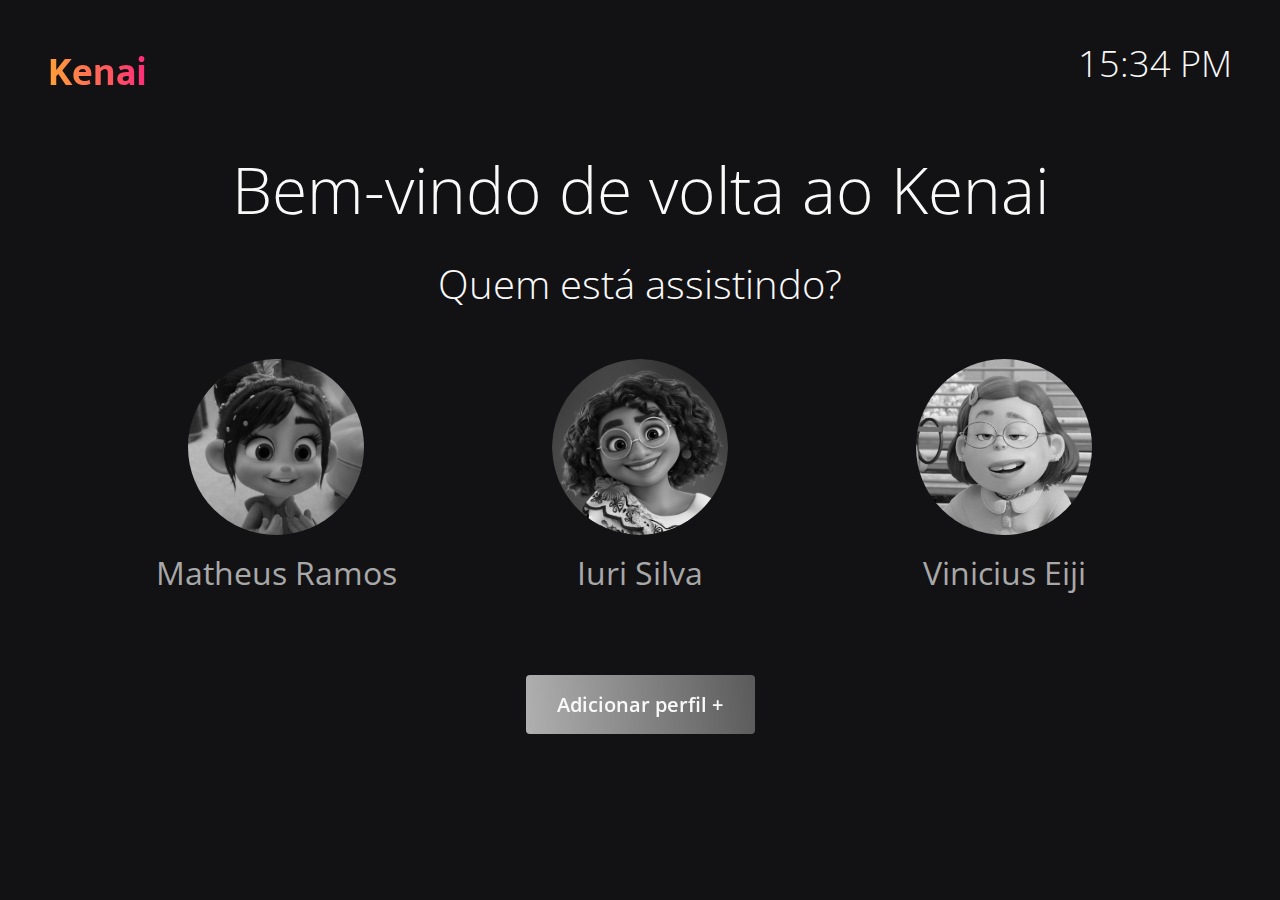
<file: index.html>
<!DOCTYPE html>
<html lang="en">
<head>
    <meta charset="UTF-8">
    <meta http-equiv="X-UA-Compatible" content="IE=edge">
    <meta name="viewport" content="width=device-width, initial-scale=1.0">
    <link rel="shortcut icon" type="image/jpg" href="./assets/img/icons8-k-50.png" />
    <link rel="stylesheet" href="/styles/global.css">
    <link rel="import" href="/home.html">
    <title>Kenai Movies</title>
</head>
<body onload="time()">
    <header>
        <h1>Kenai</h1>

        <h2 id="time"></h2>
    </header>

    <main>
        <h3>Bem-vindo de volta ao Kenai</h3>
        <h4>Quem está assistindo?</h4>

        <div class="profiles">
            <a href="/home.html">
                <div class="profile">
                    <img src="./assets/img/vanellope.png" width="176" height="176" alt="">
                    <p id="profile1">Matheus Ramos</p>
                </div>
            </a>
            <a href="/home.html">
                <div class="profile">
                    <img src="./assets/img/encanto.png" width="176" height="176" alt="">
                    <p id="profile2">Iuri Silva</p>
                </div>
            </a>
            <a href="/home.html">
                <div class="profile">
                    <img src="./assets/img/mellinLee.jpg" width="176" height="176" alt="">
                    <p id="profile3">Vinicius Eiji</p>
                </div>
            </a>
        </div>

        <div class="div_adc_profile">
            <button>Adicionar perfil +</button>
        </div>
    </main>

    <script src="/index.js"></script>
</body>
</html>
</file>
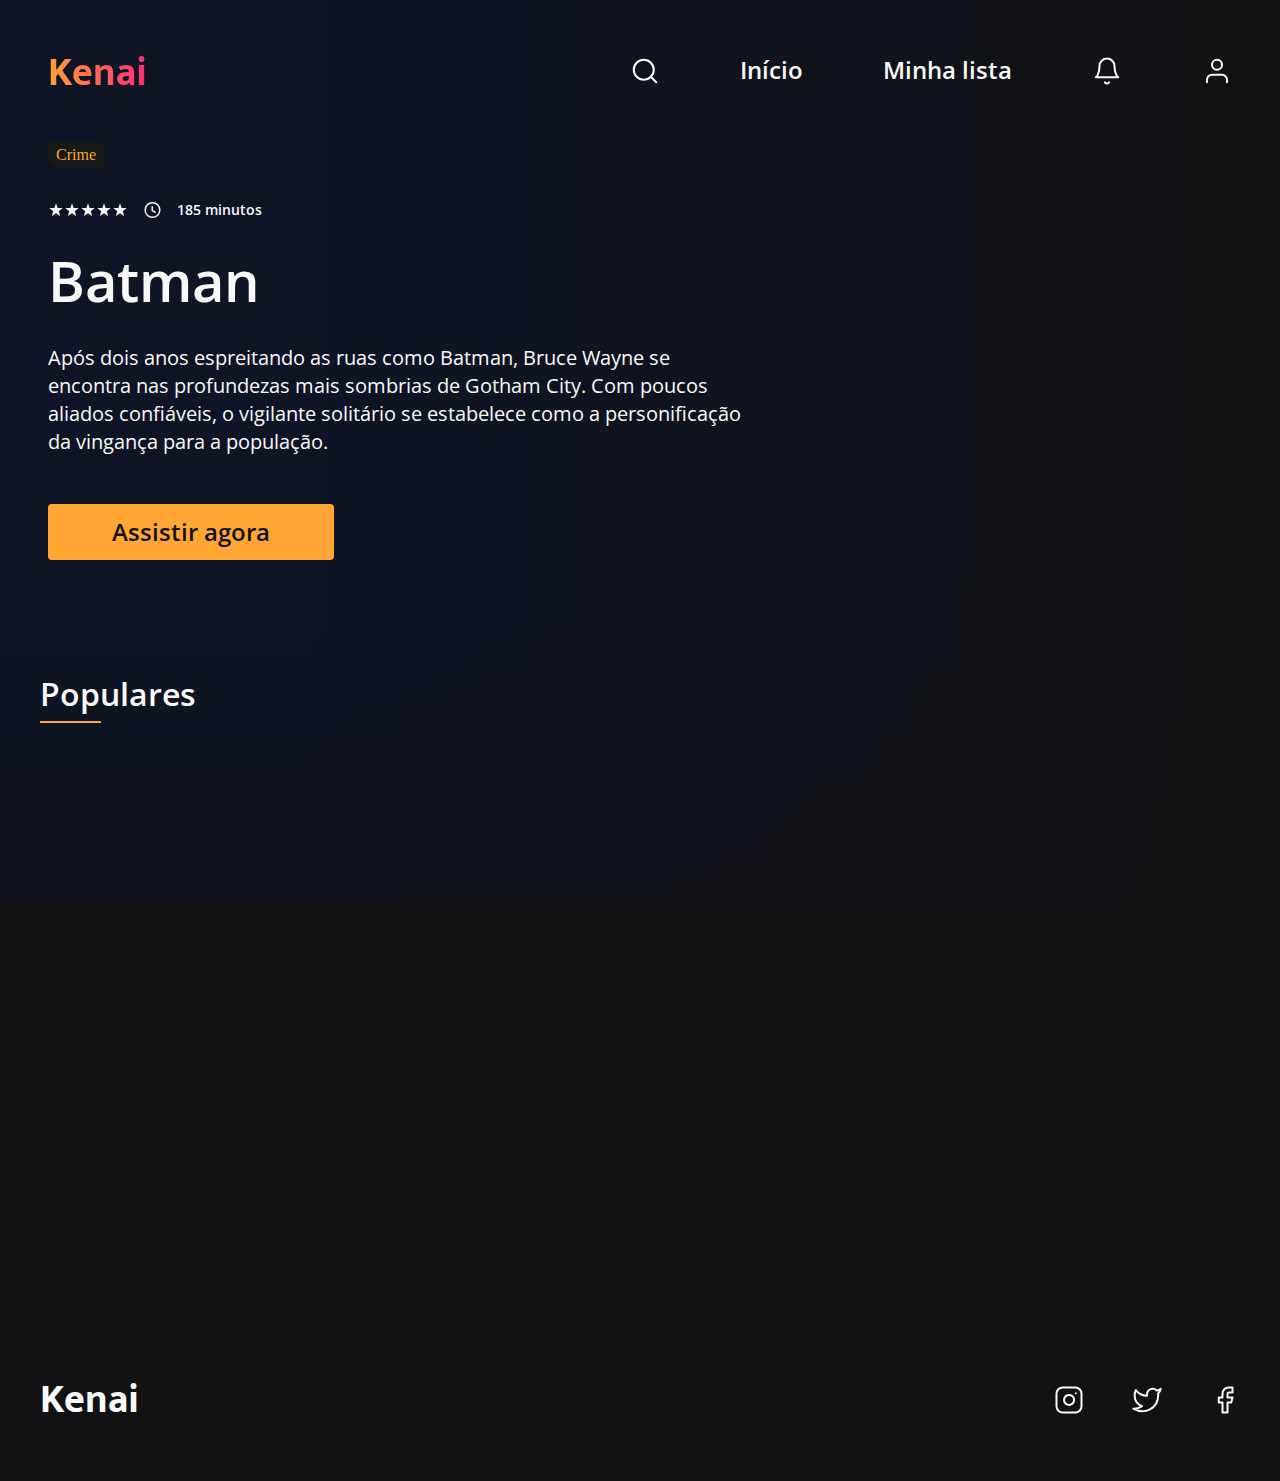
<file: home.html>
<!DOCTYPE html>
<html lang="en">
<head>
    <meta charset="UTF-8">
    <meta http-equiv="X-UA-Compatible" content="IE=edge">
    <meta name="viewport" content="width=device-width, initial-scale=1.0">
    <link rel="shortcut icon" type="image/jpg" href="./assets/img/icons8-k-50.png" />
    <link rel="stylesheet" href="/styles/global.css">
    <link rel="stylesheet" href="/styles/home.css">
    <title>Home</title>
</head>
<body id="app">
    <nav>
        <h1>Kenai</h1>
    
        <ul id="menu__links">
            <li>
                <img src="/assets/img/search.svg" alt="Search Icon">
            </li>
    
            <li>
                <p>Início</p>
            </li>
            
            <li>
                <p>Minha lista</p>
            </li>
    
            <li>
                <img src="/assets/img/bell.svg" alt="Bell Icon">
            </li>
    
            <li>
                <img src="/assets/img/user.svg" alt="Profile Icon">
            </li>
        </ul>

        <button type="button" id="menu__collapse" onclick="nav_toggle()">
            <span></span>
            <span></span>
            <span></span>
        </button>

    </nav>

        <section class="movie">
            <span></span>
            <div class="rating__time">
                <img src="./assets/img/Rating.svg" alt="Star icon">
                <img src="./assets/img/Time Circle.svg" alt="Clock icon">
                <p></p>
            </div>
            <h2></h2>
            <p id="description"></p>
        
            <a href="https://www.youtube.com/watch?v=dQw4w9WgXcQ"><button type="button">Assistir agora</button></a>
        </section>

        <div class="movies">
            <h2>Populares
                <span id="underline"></span>
            </h2>

                <div>
                    <ul id="movies__list">
                    </ul>
                </div>

        </div>

        <footer>   
            <div>
                <h3>Kenai</h3>
            </div>    
            
            <div class="social__media">
                <img src="./assets/img/instagram.svg" alt="Instagram Icon">
                <img src="./assets/img/twitter.svg" alt="Twitter Icon">
                <img src="./assets/img/facebook.svg" alt="Facebook Icon">
            </div>
        </footer>

    <script src="/index.js"></script>
</body>
</html>
</file>
<file: styles/global.css>
@import url("https://fonts.googleapis.com/css2?family=Open+Sans:ital,wght@0,300;0,400;0,500;0,600;1,300;1,400;1,500&display=swap");
@import url("https://fonts.googleapis.com/css2?family=Mukta:wght@200;300;400;500;600;700&display=swap");

/* STYLES */
@import url("/styles/selecionar_perfil.css");
@import url("/styles/header.css");
@import url("/styles/home.css");

* {
  margin: 0;
  padding: 0;
  box-sizing: border-box;
}

@media (max-width: 1080px) {
  html {
    font-size: 93.75%;
  }
}
@media (max-width: 720px) {
  html {
    font-size: 87.5%;
  }
}

a {
  color: inherit;
  text-decoration: none;
}

button {
  border: 0;
}

button:hover {
  cursor: pointer;
}

:root {
  --yellow: #ffa634;
  --white: #f9f9f9;
  --gray: #a8a8a8;
  --gray-dark: #181818;
  --dark: #121214;
  --linear: linear-gradient(264.26deg, #ff267a 0%, #ffa634 101.03%);
  --linear-dark: linear-gradient(180deg, rgba(24, 24, 24, 0) 0%, rgba(24, 24, 24, 0.8) 80.79%);
}
</file>
<file: styles/home.css>
#app {
  /* background: url('/assets/img/batman.png'); */
  background-repeat: no-repeat;
  background-attachment: fixed;
  background-position: center center;
  background-size: cover;

  object-fit: cover;

  display: flex;
  flex-direction: column;
  align-items: stretch;

  width: 100vw;
  height: auto;
  position: relative;

  overflow-y: scroll;
}

/* SCROLLLBAR */
*::-webkit-scrollbar {
  width: 8px;
}

*::-webkit-scrollbar-track {
  width: 12px;
  box-shadow: inset 0 0 0.3rem #00000050;
  background-color: var(--dark);
}

*::-webkit-scrollbar-thumb {
  background-color: #e3e3e3;
  border-radius: 6px;
}

:root {
  scrollbar-color: #e3e3e3 #1d1c1a !important;
  scrollbar-width: thin !important;
}

nav {
  display: flex;
  justify-content: space-between;
  padding: 40px 48px;
}

nav h1 {
  font-family: "Mukta";
  font-weight: 700;
  font-size: 2.5rem;
  line-height: 4.125rem;

  background: linear-gradient(264.26deg, #ff267a 0%, #ffa634 101.03%);
  -webkit-background-clip: text;
  background-clip: text;
  -webkit-text-fill-color: transparent;

  cursor: pointer;
}

nav ul {
  display: flex;
  flex-direction: row;
  justify-content: space-around;
  align-items: center;
  gap: 5rem;
  list-style: none;
}

nav li {
  cursor: pointer;
  transition: all 0.5s;
}

nav li:hover {
  filter: brightness(70%);
  transition: all 0.5s;
}

#menu__collapse {
  display: none;
}

.nav_meme {
  display: none;
}

#nav_profile {
  display: none;
}

#menu__links li:nth-child(6) {
  display: none;
}

ul p {
  color: var(--white);

  padding-bottom: 6px;

  font-family: "Open Sans";
  font-weight: 600;
  font-size: 1.5rem;
  line-height: 2.063rem;
}

section {
  padding: 0 0 0 48px;
}

section span {
  color: var(--yellow);

  padding: 4px 8px;

  border-radius: 0px 8px;

  background: var(--gray-dark);
}

.rating__time {
  display: flex;
  flex-direction: row;

  gap: 1rem;

  margin-top: 2rem;
}

.rating__time p {
  font-weight: 600;
  font-size: 0.875rem;
}

section h2 {
  color: var(--white);

  font-family: "Open Sans";
  font-weight: 600;
  font-size: 3.5rem;
  line-height: 4rem;

  margin-top: 1.5rem;
  margin-bottom: 2rem;
}

section p {
  color: var(--white);

  /* margin-top: 2rem; */

  font-family: "Open Sans";
  font-weight: 400;
  font-size: 1.25rem;
  line-height: 1.75rem;

  width: 100%;
  max-width: 700px;
}

section button {
  width: 286px;
  height: 56px;

  margin-top: 3rem;

  color: var(--dark);

  background: var(--yellow);

  border-radius: 4px;

  font-family: "Open Sans";
  font-weight: 600;
  font-size: 1.5rem;
  line-height: 2rem;

  transition: all 0.6s;
}

section button:hover {
  background: rgba(255, 166, 52, 0.7);
  transition: all 0.6s;
}

.movies {
  display: flex;
  flex-direction: column;
  padding: 48px 40px;

  margin-top: 4rem;

  background: rgb(7, 9, 12);
  background: linear-gradient(
    180deg,
    rgba(7, 9, 12, 0) 0%,
    rgba(18, 18, 20, 1) 71%
  );
}

.movies h2 {
  color: var(--white);

  font-family: "Open Sans";
  font-weight: 600;
  font-size: 2rem;
  line-height: 2.75rem;

  padding-bottom: 3rem;
}

#underline {
  width: 61px;
  background: var(--yellow);
  height: 2px;

  display: block;

  margin-top: 5px;
}

.movies div {
  width: 100%;
  height: auto;
  overflow: auto;
}

#movies__list {
  display: flex;
  flex-direction: row;

  gap: 3rem;

  width: 100%;
  height: 500px;

  list-style: none;

  padding-bottom: 1rem;
}

#movies__list li {
  display: flex;
  flex-direction: column;
  justify-content: flex-end;

  gap: 8px;

  padding: 28px 20px;

  border-radius: 6px;

  background-repeat: no-repeat;
  background-position: center;
  background-size: cover;

  transition: all-in 0.6s;
}

#movies__list li:hover {
  border: 1px solid var(--white);
  filter: brightness(80%);
  cursor: pointer;

  transform: scale(0.97);
  transition: all 0.6s !important;
}

#movies__list li.active-movie {
  filter: grayscale(100%);
  opacity: 0.8;
}

#movies__list span {
  text-align: center;

  width: 100%;
  max-width: 30%;

  color: var(--yellow);

  font-weight: 600;
  font-size: 0.8rem;

  color: var(--yellow);

  padding: 4px 8px;

  border-radius: 0px 8px;

  background: var(--gray-dark);
}

#stars {
  width: 30%;
}

#movies__list strong {
  text-overflow: ellipsis;

  text-align: start;

  width: 300px !important;
  max-width: 100%;

  color: var(--white);

  font-family: "Open Sans";
  font-weight: 600;
  font-size: 1.5rem;
  line-height: 2.063rem;
}

footer {
  padding: 48px 40px;

  background: var(--dark);

  display: flex;
  flex-direction: row;
  justify-content: space-between;
}

footer h3 {
  color: var(--white);

  font-family: "Mukta";
  font-weight: 700;
  font-size: 2.5rem;
  line-height: 4.125rem;

  cursor: pointer;
}

.social__media {
  display: flex;
  align-items: center;
  gap: 3rem;
}

.social__media img {
  cursor: pointer;
}

@media (max-width: 768px) {
  nav {
    padding: 24px 28px;
  }

  #nav_profile {
    display: block;
  }

  #menu__collapse {
    display: flex;
    flex-direction: column;
    align-items: flex-end;

    position: fixed;
    left: 90%;

    padding-top: 1rem;

    gap: 8px;

    background: transparent;

    z-index: 2;
  }

  #menu__collapse span {
    width: 40px;
    height: 3px;

    border-radius: 6px;

    background: var(--white);

    transition: all 0.6s;
  }

  #menu__collapse span:last-child {
    width: 45%;
  }

  #menu__collapse.active span:last-child {
    width: 100%;
    transform: rotate(45deg) translateY(-16px);
  }

  #menu__collapse.active span:nth-child(1) {
    transform: rotate(-45deg) translateY(14px);
  }

  #menu__collapse.active span:nth-child(2) {
    opacity: 0;
  }

  #menu__links {
    display: flex;
    align-items: start;
    justify-content: start;

    padding: 28px;


    position: fixed;
    top: 0;
    right: -660px;
    width: 660;
    height: 100vh;

    background-color: rgba(25, 2, 47, 0.2);
    backdrop-filter: blur(20px);
    -webkit-backdrop-filter: blur(20px);

    transition: all 0.6s;

    z-index: 2;
  }

  #menu__links li:nth-child(1) {
    padding: 8px;
  }

  #menu__links li:nth-child(4), #menu__links li:nth-child(5) {
    display: none;
  }

  #menu__links li:nth-child(6) {
      display: block;
  }

  #menu__links li:nth-child(6){
    display: none;
  }

  #menu__links.active {
    display: flex;
    flex-direction: column;
    gap: 3rem;
  }

  #menu__links.active {
    transform: translateX(-660px);
    width: 100%;
  }

  section {
    padding: 24px 28px;
  }

  section p {
    width: 100%;
    max-width: 400px;

    overflow: hidden;
    text-overflow: ellipsis;
    display: -webkit-box;
    -webkit-line-clamp: 3; /* number of lines to show */
    line-clamp: 3;
    -webkit-box-orient: vertical;
  }

  #movies__list {
    gap: 2rem;
  }
}

@media (max-width: 650px) {
  nav h1 {
    font-size: 2rem;
  }

  #menu__collapse {
    position: fixed;
    left: 80%;
  }

  section h2 {
    font-size: 2.5rem;
  }

  section p {
    overflow: hidden;
    text-overflow: ellipsis;
    display: -webkit-box;
    -webkit-line-clamp: 2; /* number of lines to show */
    line-clamp: 2;
    -webkit-box-orient: vertical;
  }

  section button {
    font-size: 1.3rem;
    width: 100%;
  }

  .movies h2 {
    font-size: 2rem;
  }

  #movies__list {
    gap: 1.5rem;
  }

  #movies__list strong {
    width: 260px !important;
    max-width: 100%;
  }

  footer h3 {
    font-size: 2rem;
  }

  .social__media img {
    width: 20px;
  }
}

@media (max-width: 375px) {
  #movies__list strong {
    width: 238px !important;
    max-width: 100%;
  }
}
</file>
